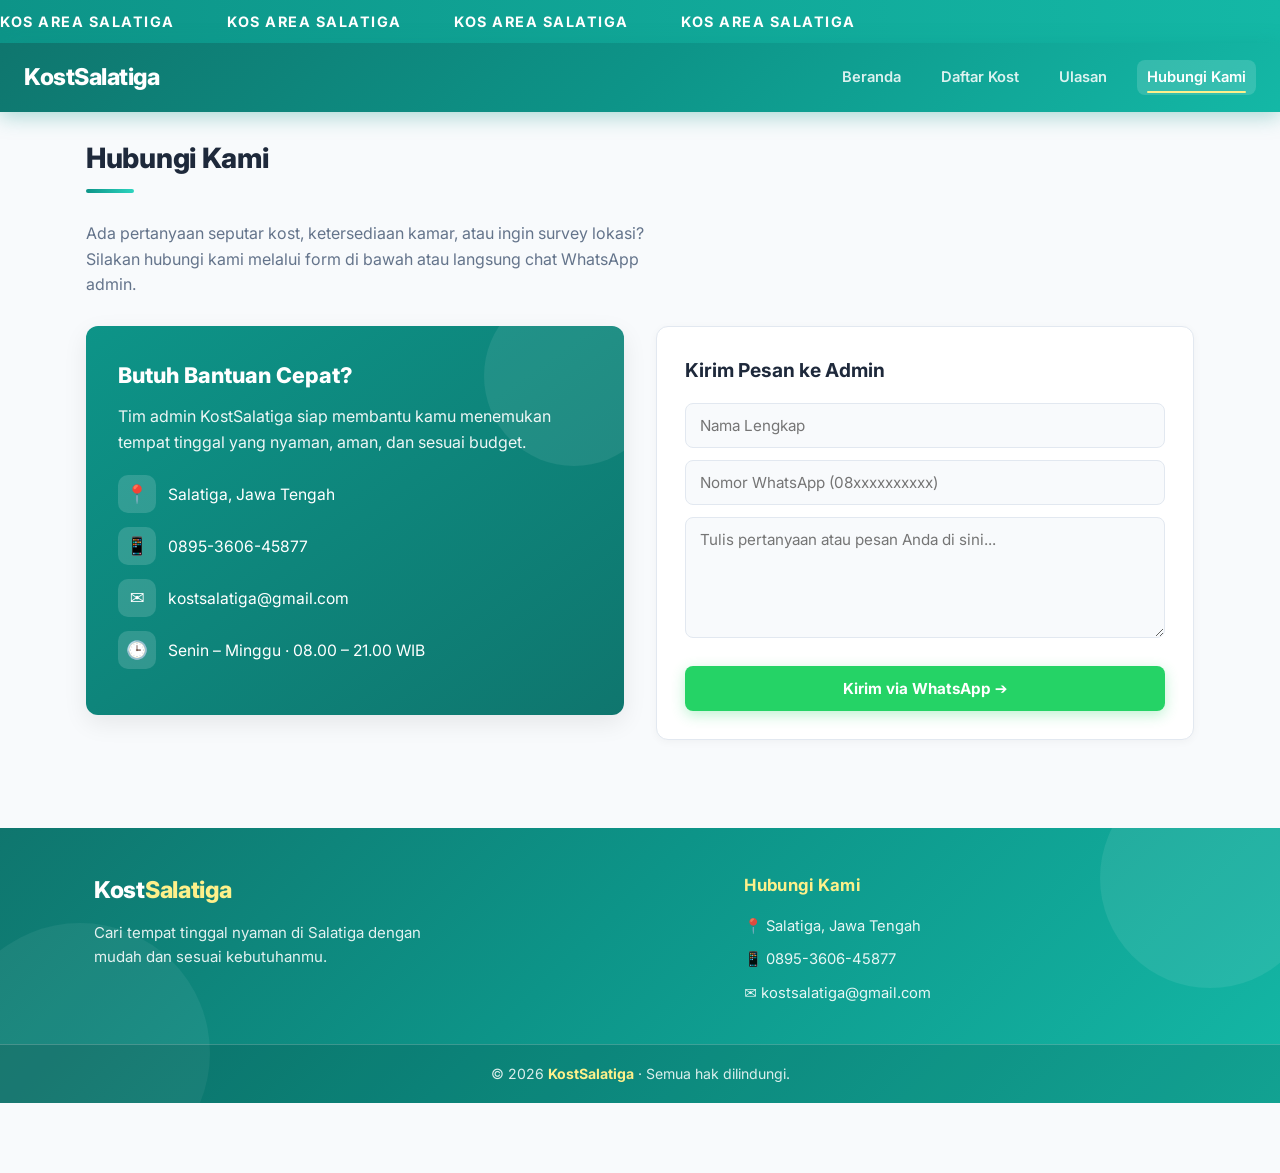
<file: kontak.html>
<!DOCTYPE html>
<html lang="id">
<head>
  <meta charset="UTF-8">
  <meta name="viewport" content="width=device-width, initial-scale=1.0">
  <title>Hubungi Kami - KostSalatiga</title>
  <link rel="stylesheet" href="style.css">
  <link rel="preconnect" href="https://fonts.googleapis.com">
  <link rel="preconnect" href="https://fonts.gstatic.com" crossorigin>
  <link href="https://fonts.googleapis.com/css2?family=Inter:wght@400;500;600;700;800&display=swap" rel="stylesheet">
</head>
<body>
  <!-- BANNER HEADER BERGERAK -->
  <div class="marquee-banner">
    <div class="marquee-text">
      <span> KOS AREA SALATIGA </span>
      <span> KOS AREA SALATIGA </span>
      <span> KOS AREA SALATIGA </span>
      <span> KOS AREA SALATIGA </span>
    </div>
  </div>

  <header>
    <h1>KostSalatiga</h1>
    <nav>
      <a href="index.html">Beranda</a>
      <a href="daftar.html">Daftar Kost</a>
      <a href="ulasan.html">Ulasan</a>
      <a href="kontak.html" class="active">Hubungi Kami</a>
    </nav>
  </header>

  <main class="container">
    <h3 class="section-title">Hubungi Kami</h3>
    <p style="color: var(--text-muted); margin-bottom: 28px; max-width: 560px;">
      Ada pertanyaan seputar kost, ketersediaan kamar, atau ingin survey lokasi?
      Silakan hubungi kami melalui form di bawah atau langsung chat WhatsApp admin.
    </p>

    <div class="contact-section">
      <!-- INFO CARD -->
      <div class="contact-info-card">
        <h4>Butuh Bantuan Cepat?</h4>
        <p>
          Tim admin KostSalatiga siap membantu kamu menemukan tempat tinggal
          yang nyaman, aman, dan sesuai budget.
        </p>
        <div class="contact-detail">
          <span>📍</span>
          <div>Salatiga, Jawa Tengah</div>
        </div>
        <div class="contact-detail">
          <span>📱</span>
          <div>0895-3606-45877</div>
        </div>
        <div class="contact-detail">
          <span>✉️</span>
          <div>kostsalatiga@gmail.com</div>
        </div>
        <div class="contact-detail">
          <span>🕒</span>
          <div>Senin – Minggu · 08.00 – 21.00 WIB</div>
        </div>
      </div>

      <!-- FORM CARD -->
      <div class="contact-form-card">
        <h4>Kirim Pesan ke Admin</h4>
        <form id="contactForm" onsubmit="kirimPesanWA(event)">
          <input type="text" id="contactNama" placeholder="Nama Lengkap" required>
          <input type="tel" id="contactHp" placeholder="Nomor WhatsApp (08xxxxxxxxxx)" required>
          <textarea id="contactPesan" rows="5" placeholder="Tulis pertanyaan atau pesan Anda di sini..." required></textarea>
          <button type="submit" class="btn-submit">Kirim via WhatsApp ➔</button>
        </form>
      </div>
    </div>
  </main>

  <footer class="site-footer">
    <div class="footer-container">
      <div class="footer-brand">
        <h2>Kost<span>Salatiga</span></h2>
        <p>
          Cari tempat tinggal nyaman di Salatiga
          dengan mudah dan sesuai kebutuhanmu.
        </p>
      </div>
      <div class="footer-column">
        <h3>Hubungi Kami</h3>
        <p>📍 Salatiga, Jawa Tengah</p>
        <p>📱 0895-3606-45877</p>
        <p>✉️ kostsalatiga@gmail.com</p>
      </div>
    </div>
    <div class="footer-bottom">
      <p>© 2026 <strong>KostSalatiga</strong> · Semua hak dilindungi.</p>
    </div>
  </footer>

  <!-- BOTTOM NAVIGATION (MOBILE) -->
  <div class="bottom-nav">
    <a href="index.html">Beranda</a>
    <a href="daftar.html">Daftar Kost</a>
    <a href="ulasan.html">Ulasan</a>
    <a href="kontak.html" class="active">Hubungi Kami</a>
  </div>

  <script src="script.js"></script>
</body>
</html>
</file>
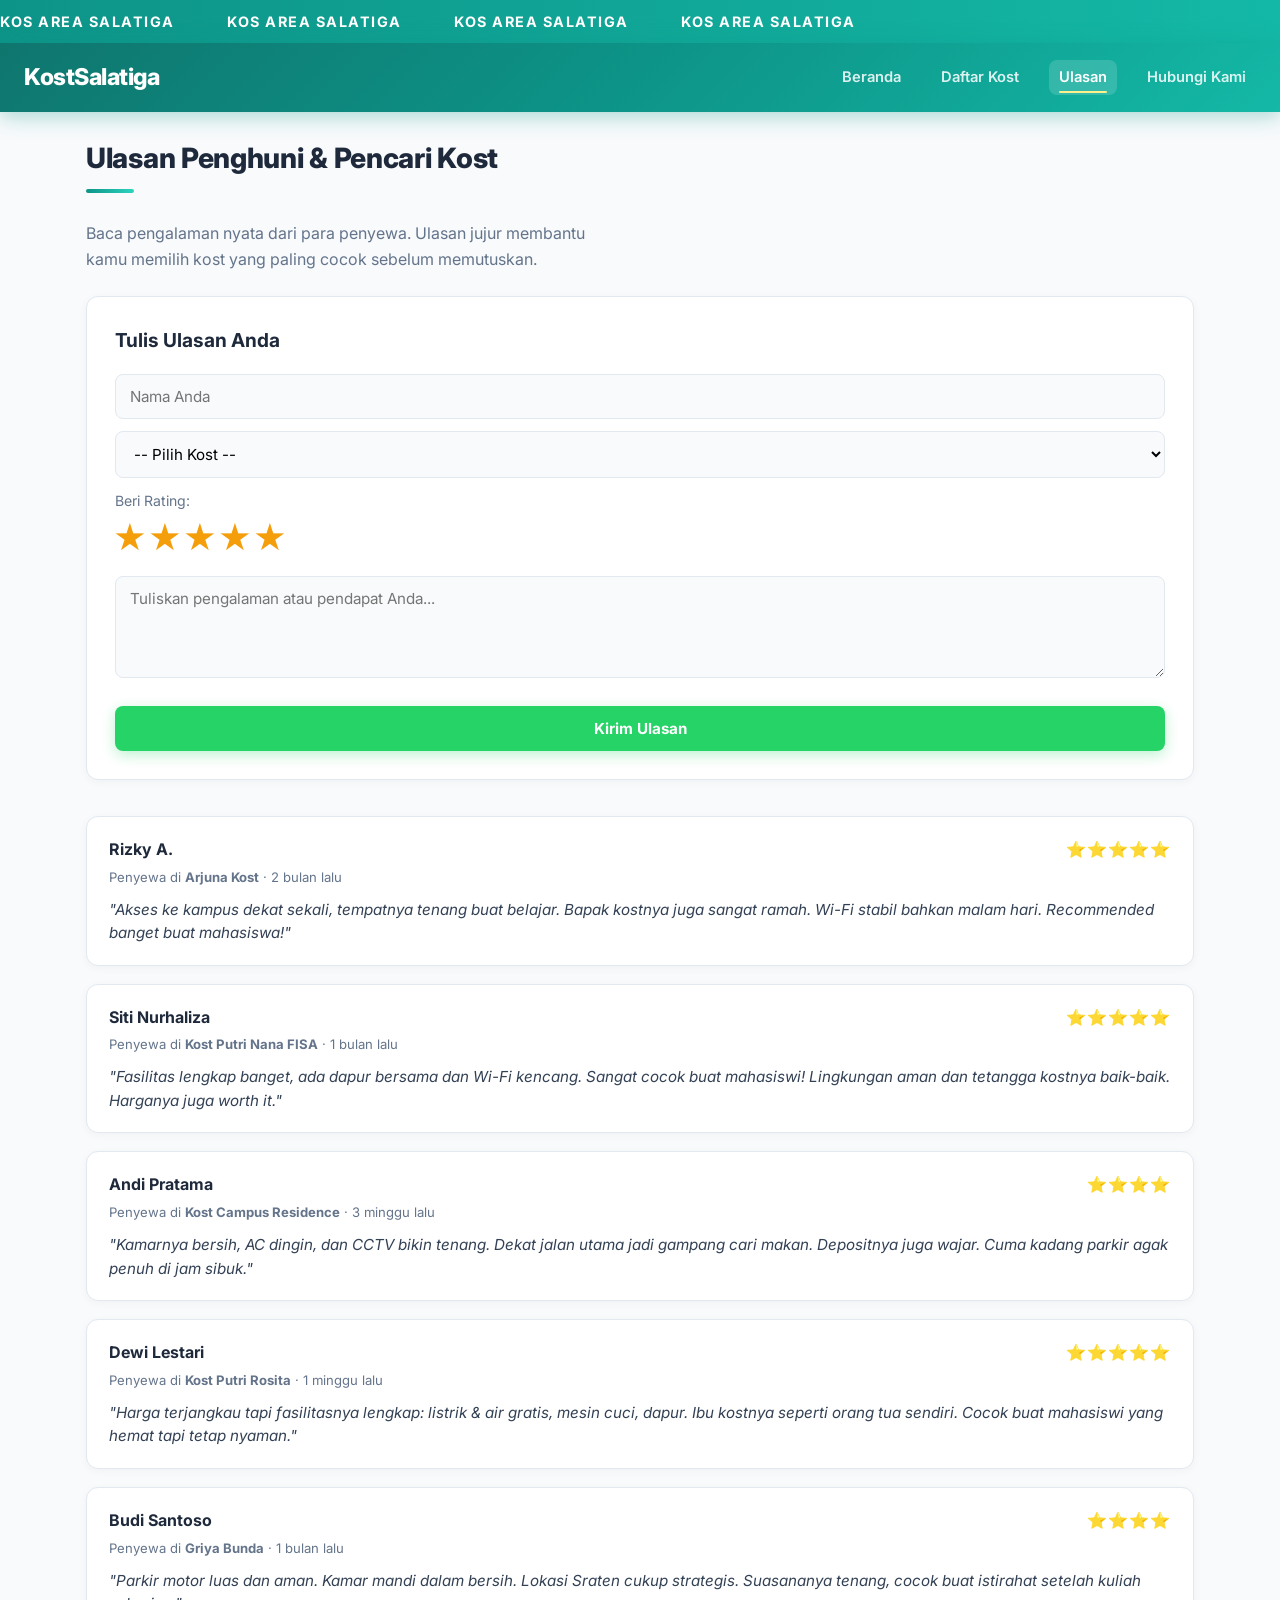
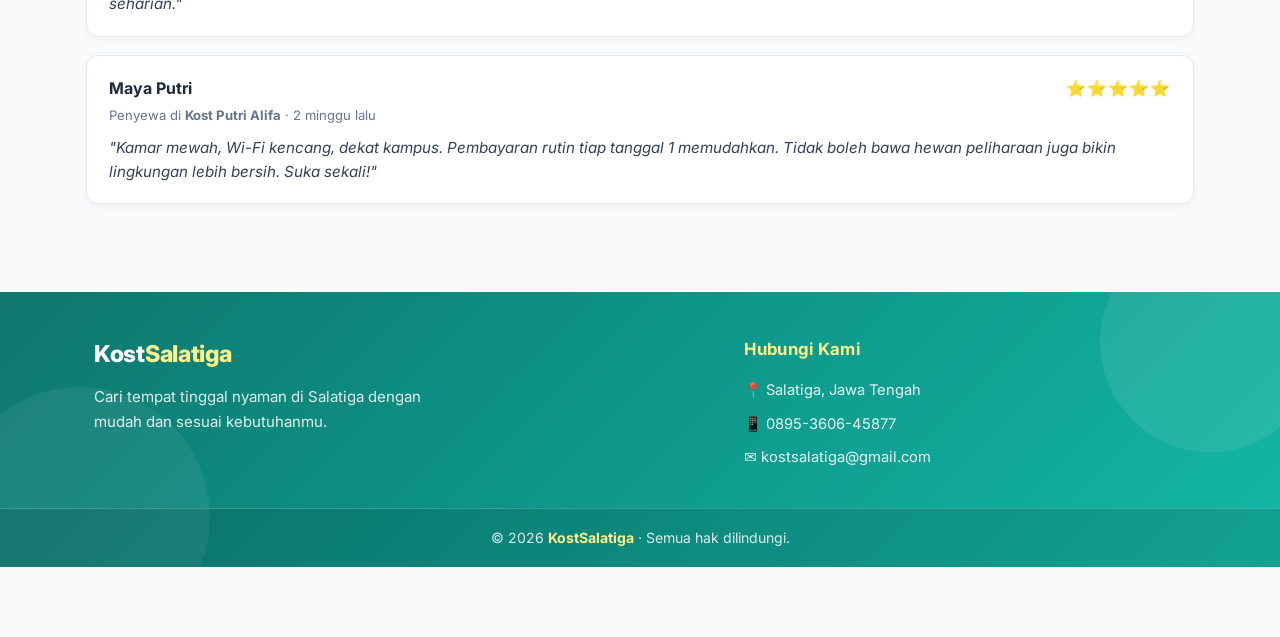
<file: ulasan.html>
<!DOCTYPE html>
<html lang="id">
<head>
  <meta charset="UTF-8">
  <meta name="viewport" content="width=device-width, initial-scale=1.0">
  <title>Ulasan - Kost Salatiga</title>
  <link rel="stylesheet" href="style.css">
  <link rel="preconnect" href="https://fonts.googleapis.com">
  <link rel="preconnect" href="https://fonts.gstatic.com" crossorigin>
  <link href="https://fonts.googleapis.com/css2?family=Inter:wght@400;500;600;700;800&display=swap" rel="stylesheet">
</head>
<body>

  <!-- BANNER HEADER BERGERAK -->
  <div class="marquee-banner">
    <div class="marquee-text">
      <span> KOS AREA SALATIGA </span>
      <span> KOS AREA SALATIGA </span>
      <span> KOS AREA SALATIGA </span>
      <span> KOS AREA SALATIGA </span>
    </div>
  </div>

  <header>
    <h1>KostSalatiga</h1>
    <nav>
      <a href="index.html">Beranda</a>
      <a href="daftar.html">Daftar Kost</a>
      <a href="ulasan.html" class="active">Ulasan</a>
      <a href="kontak.html">Hubungi Kami</a>
    </nav>
  </header>

  <main class="container">
    <h3 class="section-title">Ulasan Penghuni & Pencari Kost</h3>
    <p style="color: var(--text-muted); margin-bottom: 24px; max-width: 520px;">
      Baca pengalaman nyata dari para penyewa. Ulasan jujur membantu kamu memilih
      kost yang paling cocok sebelum memutuskan.
    </p>

    <!-- FORM KIRIM ULASAN -->
    <section class="review-form-section">
      <h4>Tulis Ulasan Anda</h4>
      <form id="reviewForm" onsubmit="tambahUlasan(event)">
        <input type="text" id="reviewNama" placeholder="Nama Anda" required>
        <select id="reviewKost" required>
          <option value="">-- Pilih Kost --</option>
          <option value="Arjuna Kost">Arjuna Kost</option>
          <option value="Griya Bunda">Griya Bunda</option>
          <option value="Kost Putri Nana FISA">Kost Putri Nana FISA</option>
          <option value="Kost Putri Rosita">Kost Putri Rosita</option>
          <option value="Kost Putri Alifa">Kost Putri Alifa</option>
          <option value="Kost Graha Asri">Kost Graha Asri</option>
          <option value="Kost Campus Residence">Kost Campus Residence</option>
          <option value="Kost Green House">Kost Green House</option>
          <option value="Kost Wisma Cinta">Kost Wisma Cinta</option>
          <option value="Kost Barokah Sejahtera">Kost Barokah Sejahtera</option>
        </select>
        <label style="font-size: 0.88rem; color: #64748b; margin-bottom: 4px; display: block;">Beri Rating:</label>
        <div id="starPicker" class="star-picker"></div>
        <textarea id="reviewPesan" rows="4" placeholder="Tuliskan pengalaman atau pendapat Anda..." required></textarea>
        <button type="submit" class="btn-submit">Kirim Ulasan</button>
      </form>
    </section>

    <!-- LIST ULASAN -->
    <section class="reviews-list" id="reviewsContainer">
      <div class="review-card">
        <div class="review-header">
          <strong>Rizky A.</strong>
          <span class="stars">⭐⭐⭐⭐⭐</span>
        </div>
        <small>Penyewa di <strong>Arjuna Kost</strong> · 2 bulan lalu</small>
        <p>"Akses ke kampus dekat sekali, tempatnya tenang buat belajar. Bapak kostnya juga sangat ramah. Wi-Fi stabil bahkan malam hari. Recommended banget buat mahasiswa!"</p>
      </div>

      <div class="review-card">
        <div class="review-header">
          <strong>Siti Nurhaliza</strong>
          <span class="stars">⭐⭐⭐⭐⭐</span>
        </div>
        <small>Penyewa di <strong>Kost Putri Nana FISA</strong> · 1 bulan lalu</small>
        <p>"Fasilitas lengkap banget, ada dapur bersama dan Wi-Fi kencang. Sangat cocok buat mahasiswi! Lingkungan aman dan tetangga kostnya baik-baik. Harganya juga worth it."</p>
      </div>

      <div class="review-card">
        <div class="review-header">
          <strong>Andi Pratama</strong>
          <span class="stars">⭐⭐⭐⭐</span>
        </div>
        <small>Penyewa di <strong>Kost Campus Residence</strong> · 3 minggu lalu</small>
        <p>"Kamarnya bersih, AC dingin, dan CCTV bikin tenang. Dekat jalan utama jadi gampang cari makan. Depositnya juga wajar. Cuma kadang parkir agak penuh di jam sibuk."</p>
      </div>

      <div class="review-card">
        <div class="review-header">
          <strong>Dewi Lestari</strong>
          <span class="stars">⭐⭐⭐⭐⭐</span>
        </div>
        <small>Penyewa di <strong>Kost Putri Rosita</strong> · 1 minggu lalu</small>
        <p>"Harga terjangkau tapi fasilitasnya lengkap: listrik & air gratis, mesin cuci, dapur. Ibu kostnya seperti orang tua sendiri. Cocok buat mahasiswi yang hemat tapi tetap nyaman."</p>
      </div>

      <div class="review-card">
        <div class="review-header">
          <strong>Budi Santoso</strong>
          <span class="stars">⭐⭐⭐⭐</span>
        </div>
        <small>Penyewa di <strong>Griya Bunda</strong> · 1 bulan lalu</small>
        <p>"Parkir motor luas dan aman. Kamar mandi dalam bersih. Lokasi Sraten cukup strategis. Suasananya tenang, cocok buat istirahat setelah kuliah seharian."</p>
      </div>

      <div class="review-card">
        <div class="review-header">
          <strong>Maya Putri</strong>
          <span class="stars">⭐⭐⭐⭐⭐</span>
        </div>
        <small>Penyewa di <strong>Kost Putri Alifa</strong> · 2 minggu lalu</small>
        <p>"Kamar mewah, Wi-Fi kencang, dekat kampus. Pembayaran rutin tiap tanggal 1 memudahkan. Tidak boleh bawa hewan peliharaan juga bikin lingkungan lebih bersih. Suka sekali!"</p>
      </div>
    </section>
  </main>

  <footer class="site-footer">
    <div class="footer-container">
      <div class="footer-brand">
        <h2>Kost<span>Salatiga</span></h2>
        <p>Cari tempat tinggal nyaman di Salatiga dengan mudah dan sesuai kebutuhanmu.</p>
      </div>
      <div class="footer-column">
        <h3>Hubungi Kami</h3>
        <p>📍 Salatiga, Jawa Tengah</p>
        <p>📱 0895-3606-45877</p>
        <p>✉️ kostsalatiga@gmail.com</p>
      </div>
    </div>
    <div class="footer-bottom">
      <p>© 2026 <strong>KostSalatiga</strong> · Semua hak dilindungi.</p>
    </div>
  </footer>

  <div class="bottom-nav">
    <a href="index.html">Beranda</a>
    <a href="daftar.html">Daftar Kost</a>
    <a href="ulasan.html" class="active">Ulasan</a>
    <a href="kontak.html">Hubungi Kami</a>
  </div>

  <script src="script.js"></script>
</body>
</html>
</file>
<file: style.css>
/* ==========================================================================
   KOST SALATIGA - INTERACTIVE & MODERN CSS
   ========================================================================== */
:root {
  --primary: #0d9488;
  --primary-hover: #0f766e;
  --primary-light: #ccfbf1;
  --primary-soft: rgba(13, 148, 136, 0.12);
  --accent: #f59e0b;
  --dark-slate: #1e293b;
  --text-muted: #64748b;
  --bg-light: #f8fafc;
  --bg-white: #ffffff;
  --border-color: #e2e8f0;
  --shadow-sm: 0 2px 8px rgba(0, 0, 0, 0.04);
  --shadow-md: 0 8px 24px rgba(0, 0, 0, 0.08);
  --shadow-lg: 0 16px 32px rgba(0, 0, 0, 0.12);
  --shadow-glow: 0 0 20px rgba(13, 148, 136, 0.25);
  --radius-sm: 8px;
  --radius-md: 12px;
  --radius-lg: 20px;
  --transition: all 0.3s cubic-bezier(0.4, 0, 0.2, 1);
  --font-main: 'Inter', 'Segoe UI', system-ui, -apple-system, sans-serif;
}

* {
  margin: 0;
  padding: 0;
  box-sizing: border-box;
  font-family: var(--font-main);
}

html { scroll-behavior: smooth; }

body {
  background-color: var(--bg-light);
  color: var(--dark-slate);
  line-height: 1.6;
  -webkit-font-smoothing: antialiased;
  min-height: 100vh;
  padding-bottom: 70px;
}

img { max-width: 100%; display: block; }
a { text-decoration: none; color: inherit; }

.container {
  max-width: 1140px;
  margin: 0 auto;
  padding: 24px 16px;
}

/* MARQUEE */
.marquee-banner {
  background: linear-gradient(90deg, var(--primary), #14b8a6, var(--primary));
  background-size: 200% 100%;
  color: white;
  overflow: hidden;
  white-space: nowrap;
  padding: 10px 0;
  font-weight: 700;
  font-size: 0.9rem;
  letter-spacing: 1.5px;
  position: relative;
  z-index: 50;
  animation: gradientShift 6s ease infinite;
}

.marquee-text {
  display: inline-block;
  animation: marqueeScroll 18s linear infinite;
}

.marquee-text span { margin-right: 48px; display: inline-block; }

@keyframes marqueeScroll {
  0% { transform: translateX(0); }
  100% { transform: translateX(-50%); }
}

@keyframes gradientShift {
  0%, 100% { background-position: 0% 50%; }
  50% { background-position: 100% 50%; }
}

/* HEADER (daftar/ulasan/kontak) */
header {
  background: linear-gradient(135deg, #0f766e 0%, #0d9488 50%, #14b8a6 100%);
  border-bottom: none;
  padding: 16px 24px;
  display: flex;
  justify-content: space-between;
  align-items: center;
  position: sticky;
  top: 0;
  z-index: 100;
  box-shadow: 0 4px 20px rgba(13, 148, 136, 0.35);
  transition: var(--transition);
}

header h1 {
  font-size: 1.45rem;
  font-weight: 800;
  color: #ffffff;
  letter-spacing: -0.5px;
}

header nav {
  display: flex;
  gap: 20px;
  flex-wrap: wrap;
}

header nav a {
  color: rgba(255, 255, 255, 0.85);
  font-weight: 600;
  font-size: 0.92rem;
  position: relative;
  padding: 6px 10px;
  border-radius: 8px;
  transition: var(--transition);
}

header nav a::after {
  content: '';
  position: absolute;
  bottom: 2px;
  left: 10px;
  right: 10px;
  height: 2px;
  background: #fef08a;
  border-radius: 2px;
  transition: var(--transition);
  transform: scaleX(0);
  transform-origin: center;
}

header nav a:hover,
header nav a.active {
  color: #ffffff;
  background: rgba(255, 255, 255, 0.15);
}

header nav a:hover::after,
header nav a.active::after {
  transform: scaleX(1);
}

/* NAVBAR (index) */
.navbar {
  background: linear-gradient(135deg, #0f766e 0%, #0d9488 50%, #14b8a6 100%);
  border-bottom: none;
  position: sticky;
  top: 0;
  z-index: 100;
  box-shadow: 0 4px 20px rgba(13, 148, 136, 0.35);
  transition: var(--transition);
}

.nav-container {
  max-width: 1140px;
  margin: 0 auto;
  padding: 16px;
  display: flex;
  justify-content: space-between;
  align-items: center;
}

.logo {
  font-size: 1.5rem;
  font-weight: 800;
  color: #ffffff;
  letter-spacing: -0.5px;
}

.logo span { color: #fef08a; }

.nav-menu {
  display: flex;
  gap: 16px;
}

.nav-menu a {
  color: rgba(255, 255, 255, 0.85);
  font-weight: 600;
  font-size: 0.95rem;
  position: relative;
  padding: 6px 12px;
  border-radius: 8px;
  transition: var(--transition);
}

.nav-menu a::after {
  content: '';
  position: absolute;
  bottom: 2px;
  left: 12px;
  right: 12px;
  height: 2px;
  background: #fef08a;
  transition: var(--transition);
  border-radius: 2px;
  transform: scaleX(0);
  transform-origin: center;
}

.nav-menu a.active,
.nav-menu a:hover {
  color: #ffffff;
  background: rgba(255, 255, 255, 0.15);
}

.nav-menu a.active::after,
.nav-menu a:hover::after {
  transform: scaleX(1);
}

/* HERO */
.hero-wallpaper-section {
  position: relative;
  background-image: url('https://jogja.disway.id/upload/3df59b6538d28fbd732630ff2f01f0a1.jpg');
  background-size: cover;
  background-position: center;
  border-radius: var(--radius-lg);
  padding: 72px 24px;
  text-align: center;
  margin-bottom: 48px;
  overflow: hidden;
  box-shadow: var(--shadow-lg);
}

.hero-overlay {
  position: absolute;
  inset: 0;
  background: linear-gradient(180deg, rgba(15, 23, 42, 0.55) 0%, rgba(15, 23, 42, 0.85) 100%);
  z-index: 1;
}

.hero-content {
  position: relative;
  z-index: 2;
  max-width: 760px;
  margin: 0 auto;
}

.hero-content h2 {
  font-size: 2.5rem;
  font-weight: 800;
  color: #fff;
  margin-bottom: 12px;
  letter-spacing: -0.5px;
  text-shadow: 0 2px 12px rgba(0, 0, 0, 0.25);
  animation: fadeUp 0.7s ease;
}

.hero-content p {
  color: #e2e8f0;
  font-size: 1.1rem;
  margin-bottom: 32px;
  text-shadow: 0 1px 4px rgba(0, 0, 0, 0.3);
  animation: fadeUp 0.7s ease 0.1s both;
}

.search-box {
  display: flex;
  background: rgba(255, 255, 255, 0.96);
  backdrop-filter: blur(8px);
  border-radius: var(--radius-md);
  padding: 6px;
  box-shadow: 0 12px 32px rgba(0, 0, 0, 0.25);
  margin-bottom: 8px;
  transition: var(--transition);
  border: 1px solid rgba(255, 255, 255, 0.35);
  animation: fadeUp 0.7s ease 0.2s both;
}

.search-box:focus-within {
  transform: translateY(-3px);
  box-shadow: 0 16px 40px rgba(0, 0, 0, 0.32), var(--shadow-glow);
}

.search-box input {
  flex: 1;
  border: none;
  padding: 14px 20px;
  outline: none;
  font-size: 1rem;
  background: transparent;
  color: var(--dark-slate);
}

.search-box input::placeholder { color: #94a3b8; }

.btn-search {
  background: var(--primary);
  color: white;
  border: none;
  padding: 0 28px;
  border-radius: var(--radius-sm);
  font-weight: 600;
  font-size: 0.95rem;
  cursor: pointer;
  transition: var(--transition);
  box-shadow: 0 4px 12px rgba(13, 148, 136, 0.35);
}

.btn-search:hover {
  background: var(--primary-hover);
  transform: scale(1.03);
}

/* SECTION TITLE */
.section-title { margin-bottom: 28px; text-align: left; }

.section-title h3,
h3.section-title {
  font-size: 1.75rem;
  font-weight: 800;
  color: var(--dark-slate);
  letter-spacing: -0.3px;
  position: relative;
  display: inline-block;
}

h3.section-title::after {
  content: '';
  display: block;
  width: 48px;
  height: 4px;
  background: linear-gradient(90deg, var(--primary), #2dd4bf);
  border-radius: 4px;
  margin-top: 8px;
}

.section-title p {
  color: var(--text-muted);
  font-size: 0.98rem;
  margin-top: 6px;
}

/* KOST GRID & CARDS */
.kost-grid {
  display: grid;
  grid-template-columns: repeat(auto-fill, minmax(320px, 1fr));
  gap: 28px;
}

.kost-card {
  background: var(--bg-white);
  border-radius: var(--radius-md);
  border: 1px solid var(--border-color);
  overflow: hidden;
  position: relative;
  display: flex;
  flex-direction: column;
  transition: var(--transition);
  box-shadow: var(--shadow-sm);
}

.kost-card:hover {
  transform: translateY(-8px);
  box-shadow: var(--shadow-md);
  border-color: #cbd5e1;
}

.card-badge {
  position: absolute;
  top: 14px;
  left: 14px;
  background: #ec4899;
  color: white;
  padding: 6px 14px;
  border-radius: 20px;
  font-weight: 700;
  font-size: 0.75rem;
  letter-spacing: 0.5px;
  text-transform: uppercase;
  z-index: 2;
  box-shadow: 0 4px 10px rgba(0, 0, 0, 0.15);
}

.badge-putra { background: #3b82f6; }
.badge-umum { background: #8b5cf6; }

.card-img {
  width: 100%;
  height: 210px;
  overflow: hidden;
  position: relative;
}

.card-img img,
.kost-img {
  width: 100%;
  height: 210px;
  object-fit: cover;
  transition: transform 0.55s ease;
}

.kost-card:hover .card-img img,
.kost-card:hover .kost-img {
  transform: scale(1.08);
}

.card-body,
.kost-body {
  padding: 22px;
  display: flex;
  flex-direction: column;
  flex: 1;
  gap: 8px;
}

.kost-title {
  font-size: 1.15rem;
  font-weight: 700;
  color: var(--dark-slate);
  margin-bottom: 2px;
}

.kost-location {
  font-size: 0.88rem;
  color: var(--text-muted);
  margin-bottom: 6px;
  display: flex;
  align-items: flex-start;
  gap: 4px;
  line-height: 1.4;
}

.kost-price {
  font-size: 0.9rem;
  color: var(--text-muted);
  font-weight: 600;
}

.kost-price span,
.kost-body .kost-price {
  font-size: 1.15rem;
  font-weight: 800;
  color: var(--primary);
}

.kost-facilities {
  list-style: none;
  display: flex;
  gap: 8px;
  flex-wrap: wrap;
  margin: 8px 0 12px;
  font-size: 0.85rem;
  color: #475569;
}

.kost-facilities li {
  background: var(--bg-light);
  color: #475569;
  border: 1px solid var(--border-color);
  padding: 4px 12px;
  border-radius: var(--radius-sm);
  font-size: 0.78rem;
  font-weight: 500;
  transition: var(--transition);
}

.kost-card:hover .kost-facilities li {
  background: var(--primary-light);
  border-color: #99f6e4;
  color: var(--primary-hover);
}

.kost-body .kost-facilities,
.kost-body .kost-rules {
  font-size: 0.88rem;
  color: #475569;
  line-height: 1.5;
}

.kost-body .kost-rules {
  color: var(--text-muted);
  font-size: 0.84rem;
}

.maps-link {
  display: inline-flex;
  align-items: center;
  gap: 4px;
  color: var(--primary);
  font-weight: 600;
  font-size: 0.88rem;
  margin: 6px 0 10px;
  transition: var(--transition);
}

.maps-link:hover {
  color: var(--primary-hover);
  text-decoration: underline;
}

.card-footer {
  margin-top: auto;
  display: flex;
  justify-content: space-between;
  align-items: center;
  border-top: 1px solid var(--border-color);
  padding-top: 16px;
}

.btn-order,
.btn-pesan {
  background: var(--primary);
  color: white;
  border: none;
  padding: 10px 20px;
  border-radius: var(--radius-sm);
  font-weight: 600;
  font-size: 0.9rem;
  cursor: pointer;
  transition: var(--transition);
  box-shadow: 0 4px 12px rgba(13, 148, 136, 0.25);
  width: 100%;
  margin-top: 8px;
}

.btn-order { width: auto; margin-top: 0; }

.btn-order:hover,
.btn-pesan:hover {
  background: var(--primary-hover);
  transform: translateY(-2px);
  box-shadow: 0 8px 18px rgba(13, 148, 136, 0.35);
}

.highlight {
  background: linear-gradient(120deg, #fef08a 0%, #fde047 100%);
  padding: 1px 4px;
  border-radius: 3px;
  font-weight: 700;
}

.no-results-msg {
  grid-column: 1 / -1;
  text-align: center;
  padding: 48px 24px;
  color: var(--text-muted);
  background: var(--bg-white);
  border-radius: var(--radius-md);
  border: 1px dashed var(--border-color);
}

/* MODAL */
.modal-overlay {
  display: none;
  position: fixed;
  inset: 0;
  background: rgba(15, 23, 42, 0.65);
  backdrop-filter: blur(8px);
  z-index: 1000;
  align-items: center;
  justify-content: center;
  animation: fadeIn 0.25s ease;
}

.modal-overlay[style*="flex"],
.modal-overlay.modal-active {
  display: flex !important;
}

.modal-box {
  background: white;
  width: 90%;
  max-width: 420px;
  padding: 32px;
  border-radius: var(--radius-md);
  position: relative;
  box-shadow: var(--shadow-lg);
  animation: slideUp 0.35s cubic-bezier(0.16, 1, 0.3, 1);
}

.close-modal,
.modal-close {
  position: absolute;
  top: 16px;
  right: 18px;
  font-size: 1.5rem;
  color: var(--text-muted);
  cursor: pointer;
  transition: var(--transition);
  line-height: 1;
}

.close-modal:hover,
.modal-close:hover {
  color: var(--dark-slate);
  transform: rotate(90deg);
}

.modal-box h3 {
  font-size: 1.3rem;
  font-weight: 800;
  margin-bottom: 6px;
}

.modal-box p {
  font-size: 0.88rem;
  color: var(--text-muted);
  margin-bottom: 20px;
}

.modal-box input,
.form-group input,
#loginForm input,
#reviewForm input,
#reviewForm select,
#reviewForm textarea,
#contactForm input,
#contactForm textarea {
  width: 100%;
  padding: 12px 14px;
  border: 1px solid var(--border-color);
  border-radius: var(--radius-sm);
  outline: none;
  font-size: 0.95rem;
  margin-bottom: 12px;
  transition: var(--transition);
  background: var(--bg-light);
}

.modal-box input:focus,
.form-group input:focus,
#loginForm input:focus,
#reviewForm input:focus,
#reviewForm select:focus,
#reviewForm textarea:focus,
#contactForm input:focus,
#contactForm textarea:focus {
  border-color: var(--primary);
  box-shadow: 0 0 0 3px rgba(13, 148, 136, 0.18);
  background: white;
}

.form-group { margin-bottom: 16px; }

.form-group label {
  display: block;
  font-size: 0.85rem;
  font-weight: 600;
  margin-bottom: 6px;
  color: var(--dark-slate);
}

.btn-login,
.btn-submit {
  width: 100%;
  background: #25d366;
  color: white;
  border: none;
  padding: 13px;
  border-radius: var(--radius-sm);
  font-weight: 700;
  font-size: 0.95rem;
  margin-top: 8px;
  cursor: pointer;
  transition: var(--transition);
  box-shadow: 0 4px 14px rgba(37, 211, 102, 0.3);
}

.btn-login:hover,
.btn-submit:hover {
  background: #1ebc57;
  transform: translateY(-2px);
  box-shadow: 0 8px 20px rgba(37, 211, 102, 0.4);
}

/* REVIEW */
.review-form-section {
  background: var(--bg-white);
  border-radius: var(--radius-md);
  padding: 28px;
  margin-bottom: 36px;
  border: 1px solid var(--border-color);
  box-shadow: var(--shadow-sm);
  transition: var(--transition);
}

.review-form-section:hover { box-shadow: var(--shadow-md); }

.review-form-section h4 {
  font-size: 1.2rem;
  font-weight: 700;
  margin-bottom: 18px;
  color: var(--dark-slate);
}

.star-picker {
  display: flex;
  gap: 6px;
  margin-bottom: 14px;
  font-size: 1.8rem;
  cursor: pointer;
  user-select: none;
}

.star-item {
  color: #cbd5e1;
  transition: var(--transition);
  transform-origin: center;
}

.star-item:hover,
.star-item.active {
  color: #f59e0b;
  transform: scale(1.15);
}

.star-item:hover {
  filter: drop-shadow(0 0 4px rgba(245, 158, 11, 0.5));
}

.reviews-list {
  display: flex;
  flex-direction: column;
  gap: 18px;
}

.review-card {
  background: var(--bg-white);
  border: 1px solid var(--border-color);
  border-radius: var(--radius-md);
  padding: 20px 22px;
  box-shadow: var(--shadow-sm);
  transition: var(--transition);
  position: relative;
  overflow: hidden;
}

.review-card::before {
  content: '';
  position: absolute;
  left: 0;
  top: 0;
  bottom: 0;
  width: 4px;
  background: linear-gradient(180deg, var(--primary), #2dd4bf);
  opacity: 0;
  transition: var(--transition);
}

.review-card:hover {
  transform: translateX(4px);
  box-shadow: var(--shadow-md);
  border-color: #cbd5e1;
}

.review-card:hover::before { opacity: 1; }

.review-card.review-new {
  animation: slideInLeft 0.45s ease;
  border-color: var(--primary);
  background: linear-gradient(135deg, #f0fdfa 0%, #ffffff 60%);
}

.review-header {
  display: flex;
  justify-content: space-between;
  align-items: center;
  margin-bottom: 4px;
}

.review-header strong {
  font-size: 1rem;
  color: var(--dark-slate);
}

.stars {
  color: #f59e0b;
  letter-spacing: 1px;
}

.review-card small {
  color: var(--text-muted);
  font-size: 0.82rem;
  display: block;
  margin-bottom: 10px;
}

.review-card p {
  color: #334155;
  font-size: 0.95rem;
  line-height: 1.55;
  font-style: italic;
}

/* KONTAK */
.contact-section {
  display: grid;
  grid-template-columns: 1fr 1fr;
  gap: 32px;
  align-items: start;
}

.contact-info-card {
  background: linear-gradient(145deg, var(--primary) 0%, #0f766e 100%);
  color: white;
  border-radius: var(--radius-md);
  padding: 32px;
  box-shadow: var(--shadow-md);
  position: relative;
  overflow: hidden;
}

.contact-info-card::after {
  content: '';
  position: absolute;
  width: 180px;
  height: 180px;
  background: rgba(255, 255, 255, 0.08);
  border-radius: 50%;
  top: -40px;
  right: -40px;
}

.contact-info-card h4 {
  font-size: 1.35rem;
  font-weight: 800;
  margin-bottom: 12px;
}

.contact-info-card p {
  opacity: 0.92;
  margin-bottom: 20px;
  line-height: 1.6;
}

.contact-detail {
  display: flex;
  align-items: center;
  gap: 12px;
  margin-bottom: 14px;
  font-size: 0.98rem;
}

.contact-detail span {
  background: rgba(255, 255, 255, 0.15);
  width: 38px;
  height: 38px;
  border-radius: 10px;
  display: flex;
  align-items: center;
  justify-content: center;
  font-size: 1.1rem;
}

.contact-form-card {
  background: var(--bg-white);
  border-radius: var(--radius-md);
  padding: 28px;
  border: 1px solid var(--border-color);
  box-shadow: var(--shadow-sm);
  transition: var(--transition);
}

.contact-form-card:hover { box-shadow: var(--shadow-md); }

.contact-form-card h4 {
  font-size: 1.2rem;
  font-weight: 700;
  margin-bottom: 18px;
}

/* FOOTER */
.site-footer,
.footer {
  background: linear-gradient(135deg, #0f766e 0%, #0d9488 45%, #14b8a6 100%);
  border-top: none;
  margin-top: 64px;
  padding: 0;
  color: #ffffff;
  position: relative;
  overflow: hidden;
}

.site-footer::before,
.footer::before {
  content: '';
  position: absolute;
  top: -60px;
  right: -40px;
  width: 220px;
  height: 220px;
  background: rgba(255, 255, 255, 0.08);
  border-radius: 50%;
  pointer-events: none;
}

.site-footer::after,
.footer::after {
  content: '';
  position: absolute;
  bottom: -80px;
  left: -50px;
  width: 260px;
  height: 260px;
  background: rgba(255, 255, 255, 0.06);
  border-radius: 50%;
  pointer-events: none;
}

.footer-container {
  max-width: 1140px;
  margin: 0 auto;
  padding: 44px 24px 28px;
  display: grid;
  grid-template-columns: 1.4fr 1fr;
  gap: 32px;
  position: relative;
  z-index: 1;
}

.footer-brand h2 {
  font-size: 1.45rem;
  font-weight: 800;
  color: #ffffff;
  margin-bottom: 12px;
  letter-spacing: -0.3px;
}

.footer-brand h2 span { color: #fef08a; }

.footer-brand p {
  color: rgba(255, 255, 255, 0.88);
  font-size: 0.94rem;
  line-height: 1.6;
  max-width: 340px;
}

.footer-column h3 {
  font-size: 1.05rem;
  font-weight: 700;
  margin-bottom: 16px;
  color: #fef08a;
  letter-spacing: 0.3px;
}

.footer-column p {
  color: rgba(255, 255, 255, 0.9);
  font-size: 0.92rem;
  margin-bottom: 10px;
  transition: var(--transition);
}

.footer-column p:hover {
  color: #ffffff;
  transform: translateX(4px);
}

.footer-bottom {
  border-top: 1px solid rgba(255, 255, 255, 0.2);
  text-align: center;
  padding: 18px;
  font-size: 0.88rem;
  color: rgba(255, 255, 255, 0.85);
  position: relative;
  z-index: 1;
  background: rgba(0, 0, 0, 0.12);
}

.footer-bottom strong { color: #fef08a; }

.footer {
  text-align: center;
  padding: 32px 24px;
  font-size: 0.92rem;
  color: rgba(255, 255, 255, 0.92);
  position: relative;
  z-index: 1;
}

.footer p { position: relative; z-index: 1; }

/* BOTTOM NAV */
.bottom-nav {
  display: none;
  position: fixed;
  bottom: 0;
  left: 0;
  right: 0;
  background: rgba(255, 255, 255, 0.96);
  backdrop-filter: blur(12px);
  border-top: 1px solid var(--border-color);
  padding: 10px 8px;
  z-index: 90;
  justify-content: space-around;
  box-shadow: 0 -4px 20px rgba(0, 0, 0, 0.06);
}

.bottom-nav a {
  flex: 1;
  text-align: center;
  font-size: 0.75rem;
  font-weight: 600;
  color: var(--text-muted);
  padding: 6px 4px;
  border-radius: 10px;
  transition: var(--transition);
}

.bottom-nav a.active,
.bottom-nav a:hover {
  color: var(--primary);
  background: var(--primary-soft);
}

/* TOAST */
.toast-container {
  position: fixed;
  bottom: 90px;
  right: 20px;
  z-index: 2000;
  display: flex;
  flex-direction: column;
  gap: 10px;
}

.toast-item {
  background: var(--dark-slate);
  color: white;
  padding: 12px 18px;
  border-radius: var(--radius-sm);
  font-size: 0.9rem;
  box-shadow: var(--shadow-md);
  opacity: 0;
  transform: translateY(12px);
  transition: all 0.3s ease;
  max-width: 320px;
}

.toast-item.show {
  opacity: 1;
  transform: translateY(0);
}

.toast-success { background: #059669; }
.toast-error { background: #dc2626; }
.toast-info { background: var(--primary); }

/* ANIMATIONS */
@keyframes fadeIn {
  from { opacity: 0; }
  to { opacity: 1; }
}

@keyframes fadeUp {
  from { opacity: 0; transform: translateY(16px); }
  to { opacity: 1; transform: translateY(0); }
}

@keyframes slideUp {
  from { opacity: 0; transform: translateY(24px); }
  to { opacity: 1; transform: translateY(0); }
}

@keyframes slideInLeft {
  from { opacity: 0; transform: translateX(-20px); }
  to { opacity: 1; transform: translateX(0); }
}

/* RESPONSIVE */
@media (max-width: 900px) {
  .contact-section { grid-template-columns: 1fr; }
  .footer-container { grid-template-columns: 1fr; gap: 24px; }
}

@media (max-width: 768px) {
  body { padding-bottom: 72px; }

  header {
    flex-direction: column;
    gap: 12px;
    padding: 14px 16px;
  }

  header nav {
    gap: 14px;
    justify-content: center;
  }

  .nav-menu {
    gap: 14px;
    flex-wrap: wrap;
    justify-content: center;
  }

  .hero-wallpaper-section {
    padding: 48px 16px;
    margin-bottom: 32px;
    border-radius: var(--radius-md);
  }

  .hero-content h2 { font-size: 1.65rem; }
  .hero-content p { font-size: 0.95rem; }

  .search-box {
    flex-direction: column;
    padding: 10px;
    gap: 10px;
  }

  .search-box input {
    background: white;
    border-radius: var(--radius-sm);
  }

  .btn-search {
    padding: 12px;
    width: 100%;
  }

  .kost-grid {
    grid-template-columns: 1fr;
    gap: 20px;
  }

  .bottom-nav { display: flex; }
}

@media (max-width: 480px) {
  h3.section-title { font-size: 1.4rem; }

  .review-form-section,
  .contact-form-card,
  .contact-info-card {
    padding: 20px;
  }
}
</file>
